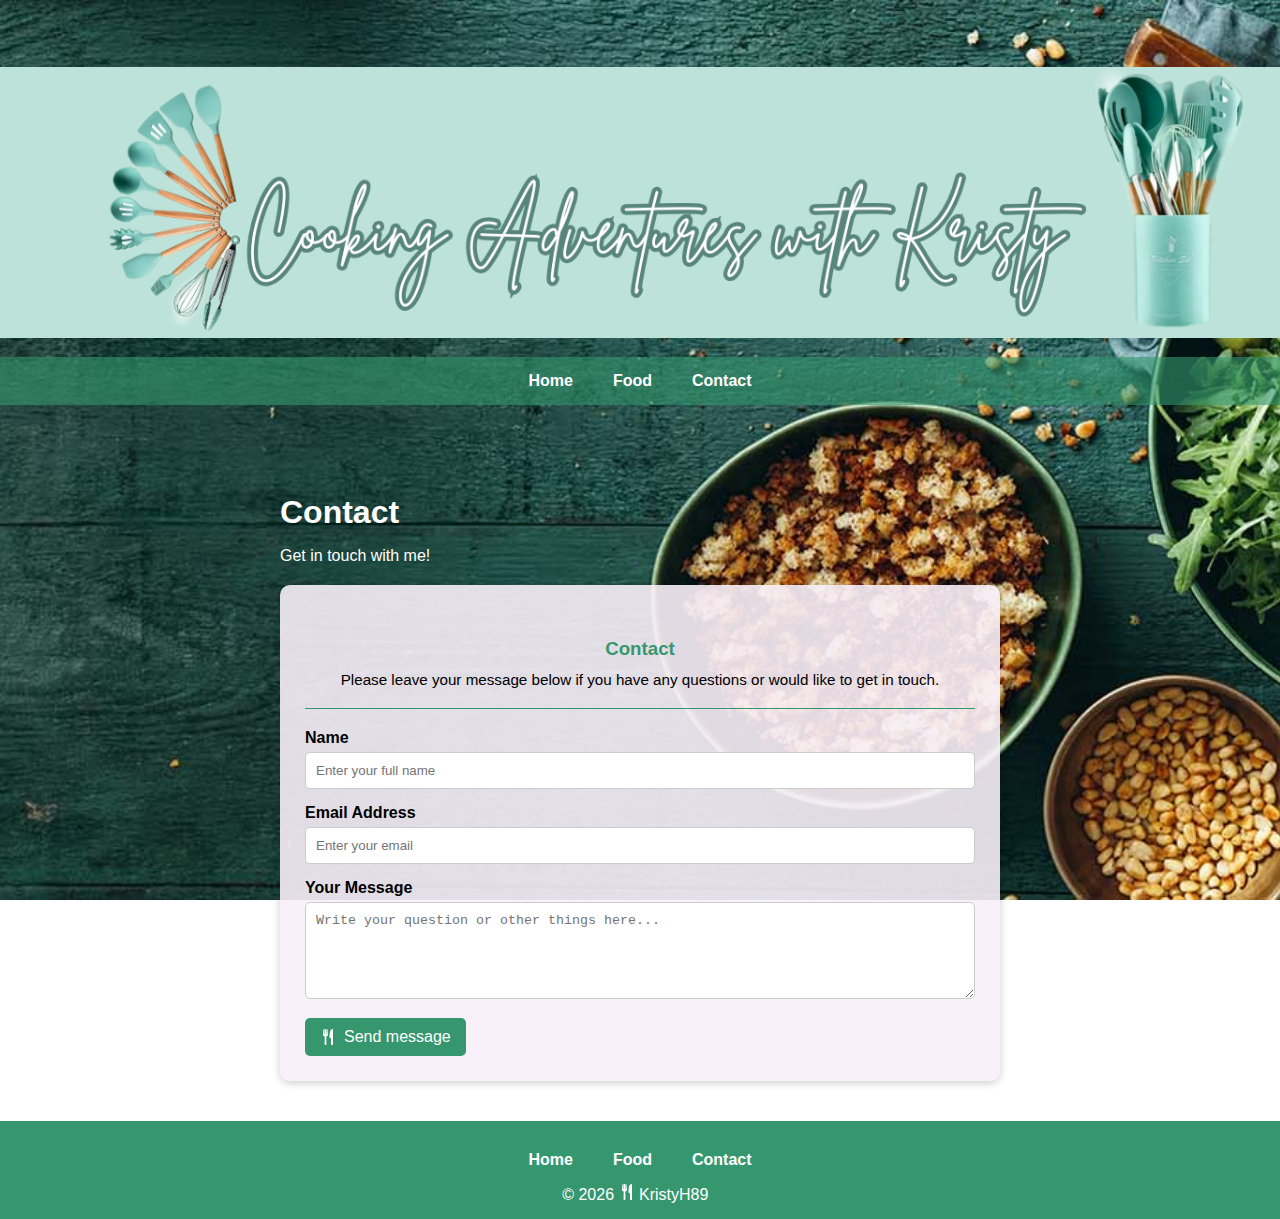
<file: contact.html>
<!DOCTYPE html>
<html lang="en">
<head>
  <meta charset="UTF-8">
  <meta name="viewport" content="width=device-width, initial-scale=1.0">
  <title>Contact - Cooking Adventures with Kristy</title>
  <link rel="stylesheet" href="styles.css">
   <link rel="icon" type="image/png" href="images/fork-knife.png">

  <style>
  
</style>

</head>
<body class="contact-page">

  <!-- Header -->
  <header>
    <nav>
      <ul class="nav-links">
         <li><a href="/My-learning-process/index.html">Home</a></li>
         <li><a href="/My-learning-process/food.html">Food</a></li>
         <li><a href="/My-learning-process/contact.html">Contact</a></li>
      </ul>
    </nav>
  </header>

  <!-- Main content -->
  <main class="content">
    <h1>Contact</h1>
    <p>Get in touch with me!</p>

    <form class="contact-form">
      <h3>Contact</h3>
      <p>Please leave your message below if you have any questions or would like to get in touch.</p>
      <hr>

      <label for="name">Name</label>
      <input type="text" id="name" name="name" placeholder="Enter your full name" required>

      <label for="email">Email Address</label>
      <input type="email" id="email" name="email" placeholder="Enter your email" required>

      <label for="message">Your Message</label>
      <textarea id="message" name="message" rows="5" placeholder="Write your question or other things here..." required></textarea>

<button type="submit" class="submit-btn">
  <!-- Fork-Knife icoon -->
  <svg xmlns="http://www.w3.org/2000/svg" width="16" height="16" fill="currentColor" class="bi bi-fork-knife" viewBox="0 0 16 16">
  <path d="M13 .5c0-.276-.226-.506-.498-.465-1.703.257-2.94 2.012-3 8.462a.5.5 0 0 0 .498.5c.56.01 1 .13 1 1.003v5.5a.5.5 0 0 0 .5.5h1a.5.5 0 0 0 .5-.5zM4.25 0a.25.25 0 0 1 .25.25v5.122a.128.128 0 0 0 .256.006l.233-5.14A.25.25 0 0 1 5.24 0h.522a.25.25 0 0 1 .25.238l.233 5.14a.128.128 0 0 0 .256-.006V.25A.25.25 0 0 1 6.75 0h.29a.5.5 0 0 1 .498.458l.423 5.07a1.69 1.69 0 0 1-1.059 1.711l-.053.022a.92.92 0 0 0-.58.884L6.47 15a.971.971 0 1 1-1.942 0l.202-6.855a.92.92 0 0 0-.58-.884l-.053-.022a1.69 1.69 0 0 1-1.059-1.712L3.462.458A.5.5 0 0 1 3.96 0z"/>
</svg>
  Send message
</button>

    </form>
  </main>

<footer>
  <nav class="footer-nav">
    <ul class="nav-links">
      <li><a href="/My-learning-process/index.html">Home</a></li>
      <li><a href="/My-learning-process/food.html">Food</a></li>
      <li><a href="/My-learning-process/contact.html">Contact</a></li>
    </ul>
  </nav>

  <p>
    &copy; 2026 <svg xmlns="http://www.w3.org/2000/svg" width="16" height="16" fill="currentColor" class="bi bi-fork-knife" viewBox="0 0 16 16">
  <path d="M13 .5c0-.276-.226-.506-.498-.465-1.703.257-2.94 2.012-3 8.462a.5.5 0 0 0 .498.5c.56.01 1 .13 1 1.003v5.5a.5.5 0 0 0 .5.5h1a.5.5 0 0 0 .5-.5zM4.25 0a.25.25 0 0 1 .25.25v5.122a.128.128 0 0 0 .256.006l.233-5.14A.25.25 0 0 1 5.24 0h.522a.25.25 0 0 1 .25.238l.233 5.14a.128.128 0 0 0 .256-.006V.25A.25.25 0 0 1 6.75 0h.29a.5.5 0 0 1 .498.458l.423 5.07a1.69 1.69 0 0 1-1.059 1.711l-.053.022a.92.92 0 0 0-.58.884L6.47 15a.971.971 0 1 1-1.942 0l.202-6.855a.92.92 0 0 0-.58-.884l-.053-.022a1.69 1.69 0 0 1-1.059-1.712L3.462.458A.5.5 0 0 1 3.96 0z"/>
</svg> KristyH89
    <button class="footer-btn">
      
    </button>
  </p>
</footer>


</body>
</html>
</file>
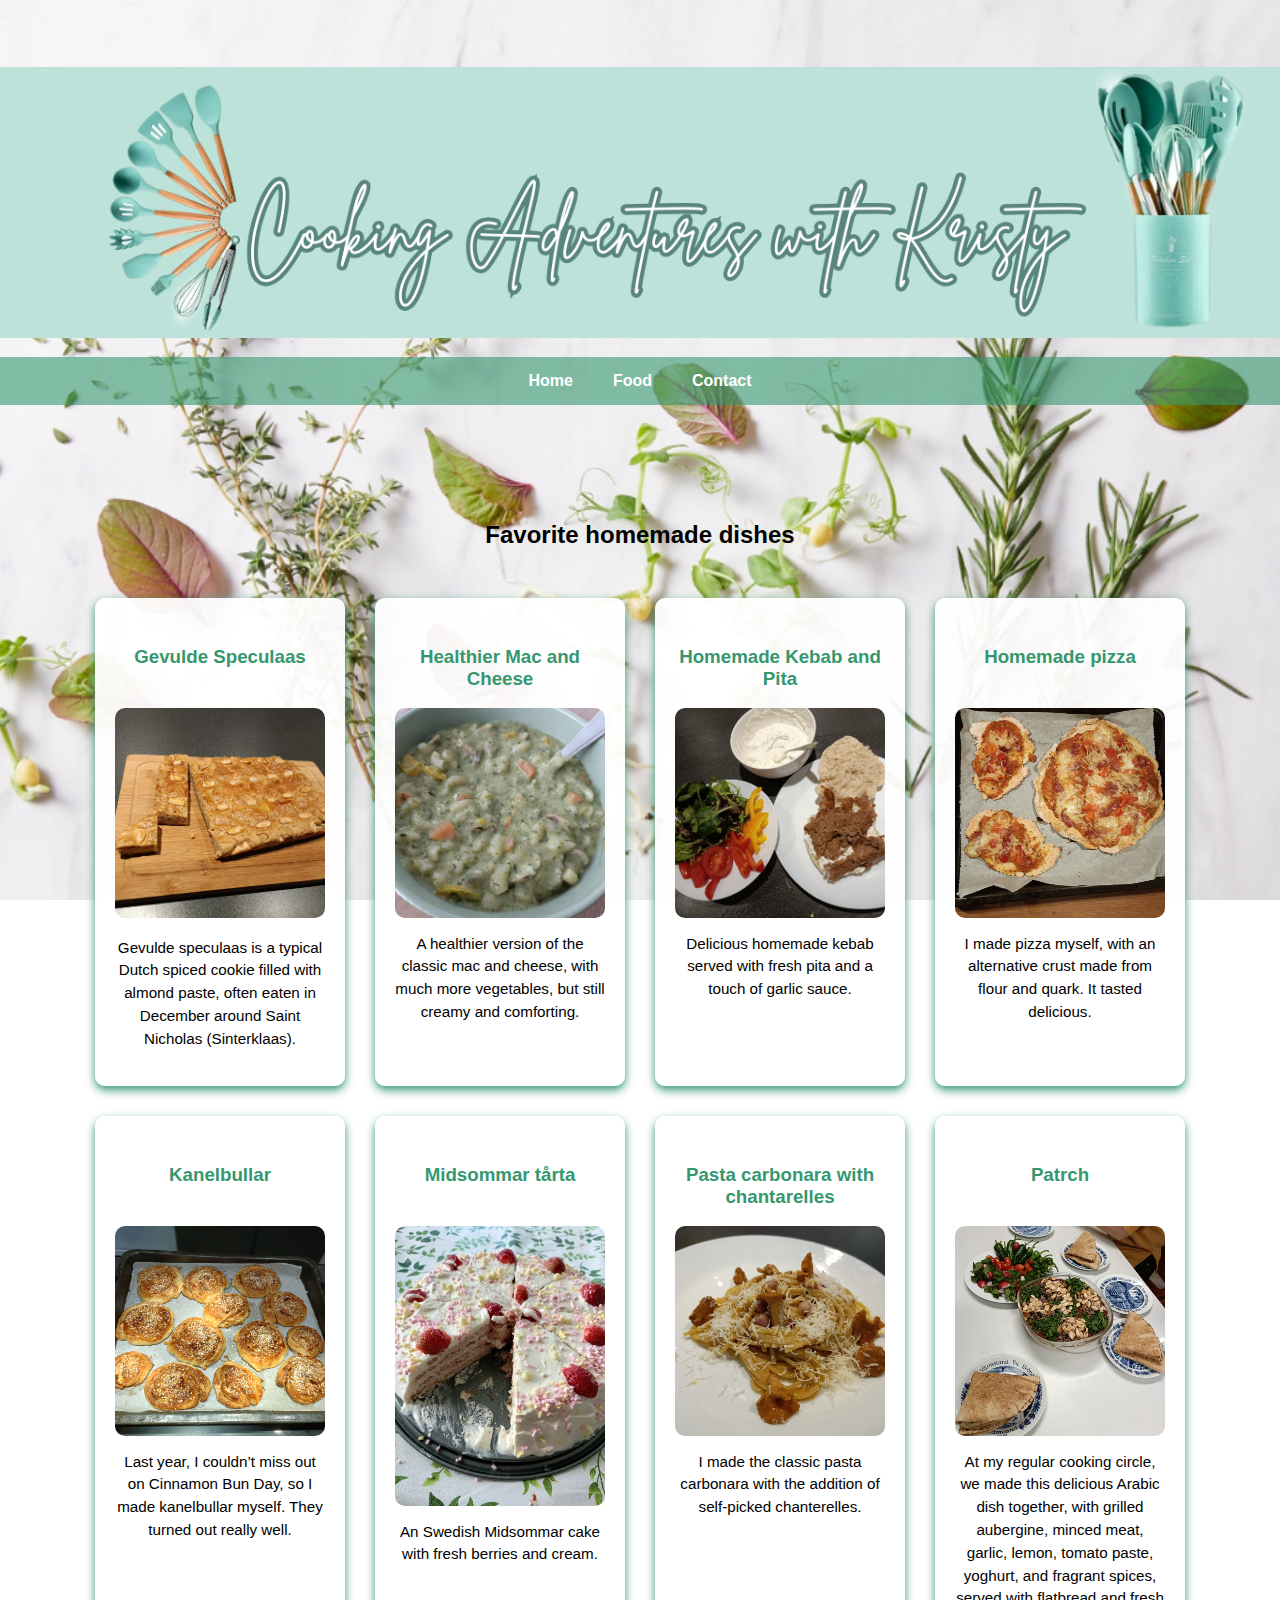
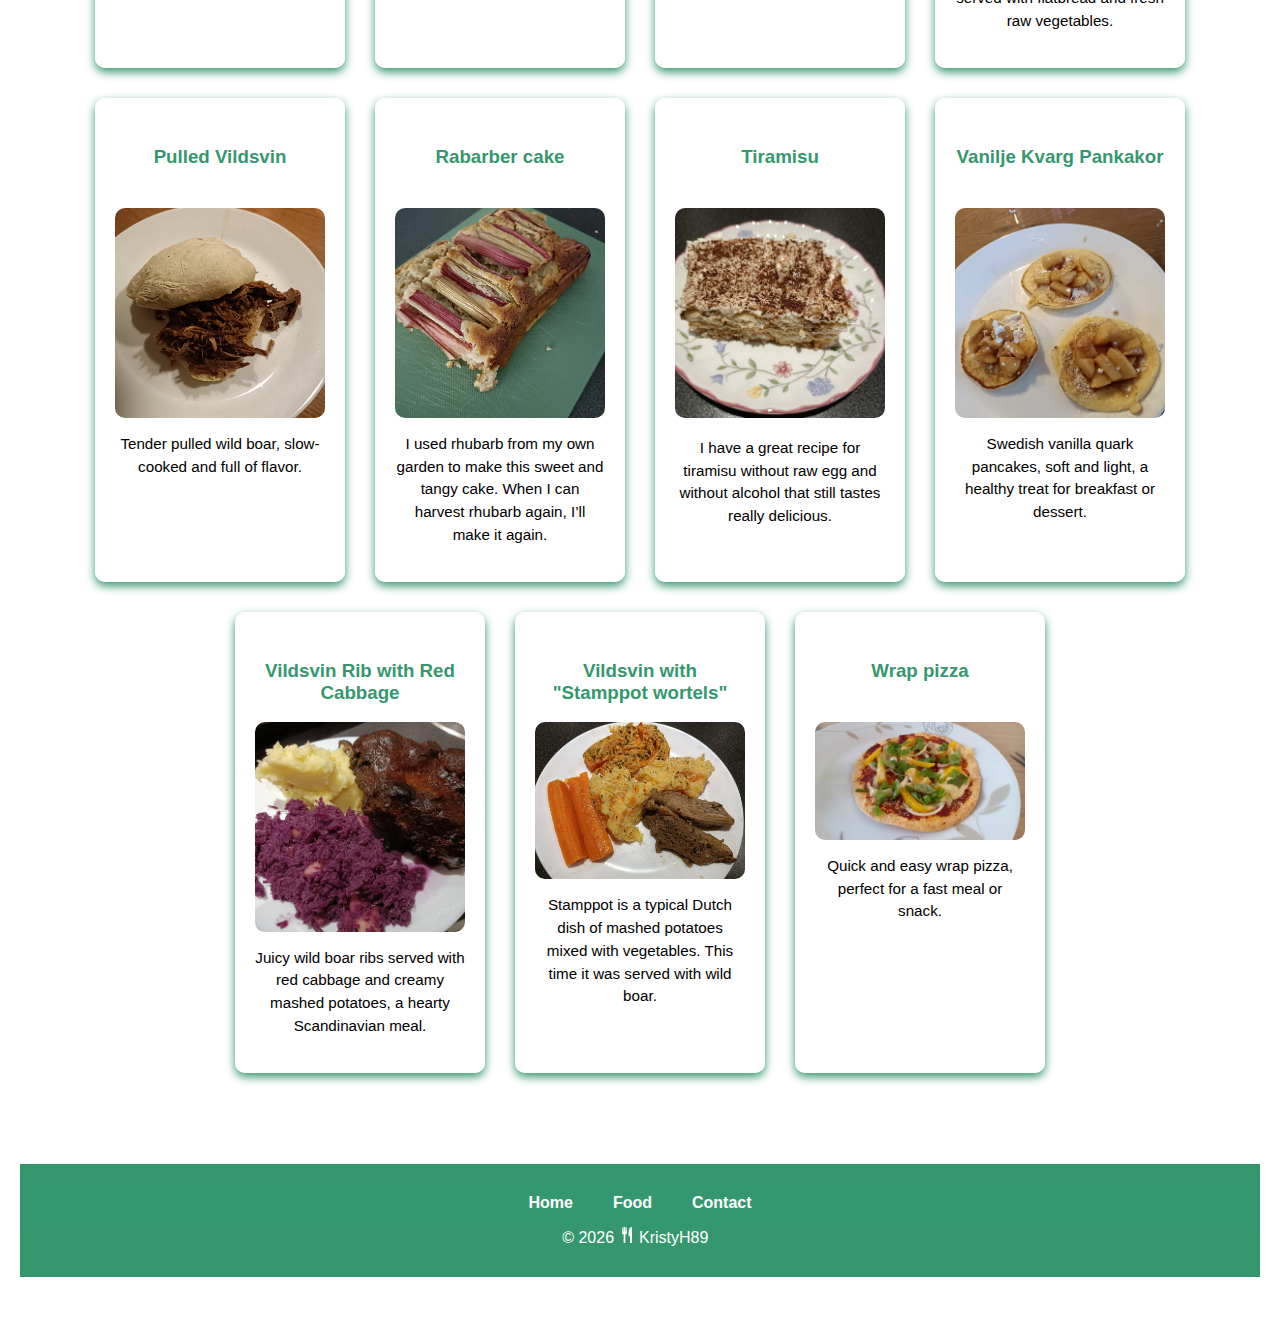
<file: food.html>
<!DOCTYPE html>
<html lang="en">
<head>
    <meta charset="UTF-8">
    <meta name="viewport" content="width=device-width, initial-scale=1.0">
    <title>Food - Cooking Adventures with Kristy</title>
    <link rel="stylesheet" href="styles.css">
     <link rel="icon" type="image/png" href="images/fork-knife.png">
</head>
<body class="food-page">
    <!-- Header met navbar -->
    <header>
        <nav>
            <ul class="nav-links">
               <li><a href="index.html">Home</a></li>
               <li><a href="food.html">Food</a></li>
               <li><a href="contact.html">Contact</a></li>
            </ul>
        </nav>
    </header>

    <!-- Main content -->
    <main>
        <section id="recipes">


<main>
  <section id="recipes">
    <h2>Favorite homemade dishes</h2><br> 
    <br>
    <div class="recipe-container">
     <div class="recipe-container">

<div class="recipe-card">
  <a href="recipe/Gevulde-speculaas.html" class="recipe-link">
    <h3>Gevulde Speculaas</h3>
    <img src="images/gevulde-speculaas.jpeg" alt="Gevulde Speculaas" class="recipe-img">
    <p>Gevulde speculaas is a typical Dutch spiced cookie filled with almond paste, often eaten in December around Saint Nicholas (Sinterklaas).</p>
  </a>
</div>

  <div class="recipe-card">
    <h3>Healthier Mac and Cheese</h3>
    <img src="images/more-healthier-mac-and-cheese.jpeg" alt="Healthier Mac and Cheese" class="recipe-img">
    <p>A healthier version of the classic mac and cheese, with much more vegetables, but still creamy and comforting.</p>
  </div>

  <div class="recipe-card">
    <h3>Homemade Kebab and Pita</h3>
    <img src="images/homemade-kebab-and-pita.jpeg" alt="Homemade Kebab and Pita" class="recipe-img">
    <p>Delicious homemade kebab served with fresh pita and a touch of garlic sauce.</p>
  </div>

  <div class="recipe-card">
    <h3>Homemade pizza</h3>
    <img src="images/homemade-pizza.jpeg" alt="Homemade pizza" class="recipe-img">
    <p>I made pizza myself, with an alternative crust made from flour and quark. It tasted delicious.</p>
  </div>

  <div class="recipe-card">
    <h3>Kanelbullar</h3>
    <img src="images/kanelbullar.jpeg" alt="Kanelbullar" class="recipe-img">
    <p>Last year, I couldn’t miss out on Cinnamon Bun Day, so I made kanelbullar myself. They turned out really well.</p>
  </div>

  <div class="recipe-card">
    <h3>Midsommar tårta</h3>
    <img src="images/midsommar-tarta-del.jpeg" alt="Midsommar tårta" class="recipe-img">
    <p>An Swedish Midsommar cake with fresh berries and cream.</p>
  </div>

  <div class="recipe-card">
    <h3>Pasta carbonara with chantarelles</h3>
    <img src="images/pasta-carbonara-kantarel.jpeg" alt="Pasta carbonara with kantareller" class="recipe-img">
    <p>I made the classic pasta carbonara with the addition of self-picked chanterelles.</p>
  </div>

  <div class="recipe-card">
    <h3>Patrch</h3>
    <img src="images/patrch.jpeg" alt="Patrch" class="recipe-img">
    <p>At my regular cooking circle, we made this delicious Arabic dish together, with grilled aubergine, minced meat, garlic, lemon, tomato paste, yoghurt, and fragrant spices, served with flatbread and fresh raw vegetables.</p>
  </div>

  <div class="recipe-card">
    <h3>Pulled Vildsvin</h3>
    <img src="images/pulled-vildsvin.jpeg" alt="Pulled Vildsvin" class="recipe-img">
    <p>Tender pulled wild boar, slow-cooked and full of flavor.</p>
  </div>

  <div class="recipe-card">
    <h3>Rabarber cake</h3>
    <img src="images/rabarbercake.jpeg" alt="Rabarber cake" class="recipe-img">
    <p>I used rhubarb from my own garden to make this sweet and tangy cake. When I can harvest rhubarb again, I’ll make it again.</p>
  </div>

  <div class="recipe-card">
    <a href="recipe/tiramisu.html" class="recipe-link">
    <h3>Tiramisu</h3>
    <img src="images/tiramisu.jpeg" alt="Tiramisu" class="recipe-img">
    <p>I have a great recipe for tiramisu without raw egg and without alcohol that still tastes really delicious.</p>
  </div></a>

  <div class="recipe-card">
    <h3>Vanilje Kvarg Pankakor</h3>
    <img src="images/vanilje-kvarg-pankakor.jpeg" alt="Vanilje Kvarg Pankakor" class="recipe-img">
    <p>Swedish vanilla quark pancakes, soft and light, a healthy treat for breakfast or dessert.</p>
  </div>

  <div class="recipe-card">
    <h3>Vildsvin Rib with Red Cabbage</h3>
    <img src="images/vildsvin-rib-med-rod-kal-och-potatismos.jpeg" alt="Vildsvin Rib" class="recipe-img">
    <p>Juicy wild boar ribs served with red cabbage and creamy mashed potatoes, a hearty Scandinavian meal.</p>
  </div>

  <div class="recipe-card">
    <h3>Vildsvin with "Stamppot wortels"</h3>
    <img src="images/vildsvin-stamppot-wortels.jpeg" alt="Vildsvin with stamppot wortels" class="recipe-img">
    <p>Stamppot is a typical Dutch dish of mashed potatoes mixed with vegetables. This time it was served with wild boar.</p>
  </div>

  <div class="recipe-card">
    <h3>Wrap pizza</h3>
    <img src="images/wrappizza.jpeg" alt="Wrap pizza" class="recipe-img">
    <p>Quick and easy wrap pizza, perfect for a fast meal or snack.</p>
  </div>

  </main>
<p></p>

<br> 
<br> 

 <footer>
  <nav class="footer-nav">
    <ul class="nav-links">
          <li><a href="index.html">Home</a></li>
          <li><a href="food.html">Food</a></li>
          <li><a href="contact.html">Contact</a></li>
    </ul>
  </nav>

  <p>
    &copy; 2026 <svg xmlns="http://www.w3.org/2000/svg" width="16" height="16" fill="currentColor" class="bi bi-fork-knife" viewBox="0 0 16 16">
  <path d="M13 .5c0-.276-.226-.506-.498-.465-1.703.257-2.94 2.012-3 8.462a.5.5 0 0 0 .498.5c.56.01 1 .13 1 1.003v5.5a.5.5 0 0 0 .5.5h1a.5.5 0 0 0 .5-.5zM4.25 0a.25.25 0 0 1 .25.25v5.122a.128.128 0 0 0 .256.006l.233-5.14A.25.25 0 0 1 5.24 0h.522a.25.25 0 0 1 .25.238l.233 5.14a.128.128 0 0 0 .256-.006V.25A.25.25 0 0 1 6.75 0h.29a.5.5 0 0 1 .498.458l.423 5.07a1.69 1.69 0 0 1-1.059 1.711l-.053.022a.92.92 0 0 0-.58.884L6.47 15a.971.971 0 1 1-1.942 0l.202-6.855a.92.92 0 0 0-.58-.884l-.053-.022a1.69 1.69 0 0 1-1.059-1.712L3.462.458A.5.5 0 0 1 3.96 0z"/>
</svg> KristyH89
    <button class="footer-btn">
      
    </button>
  </p>
</footer>


</body>
</html>
</file>
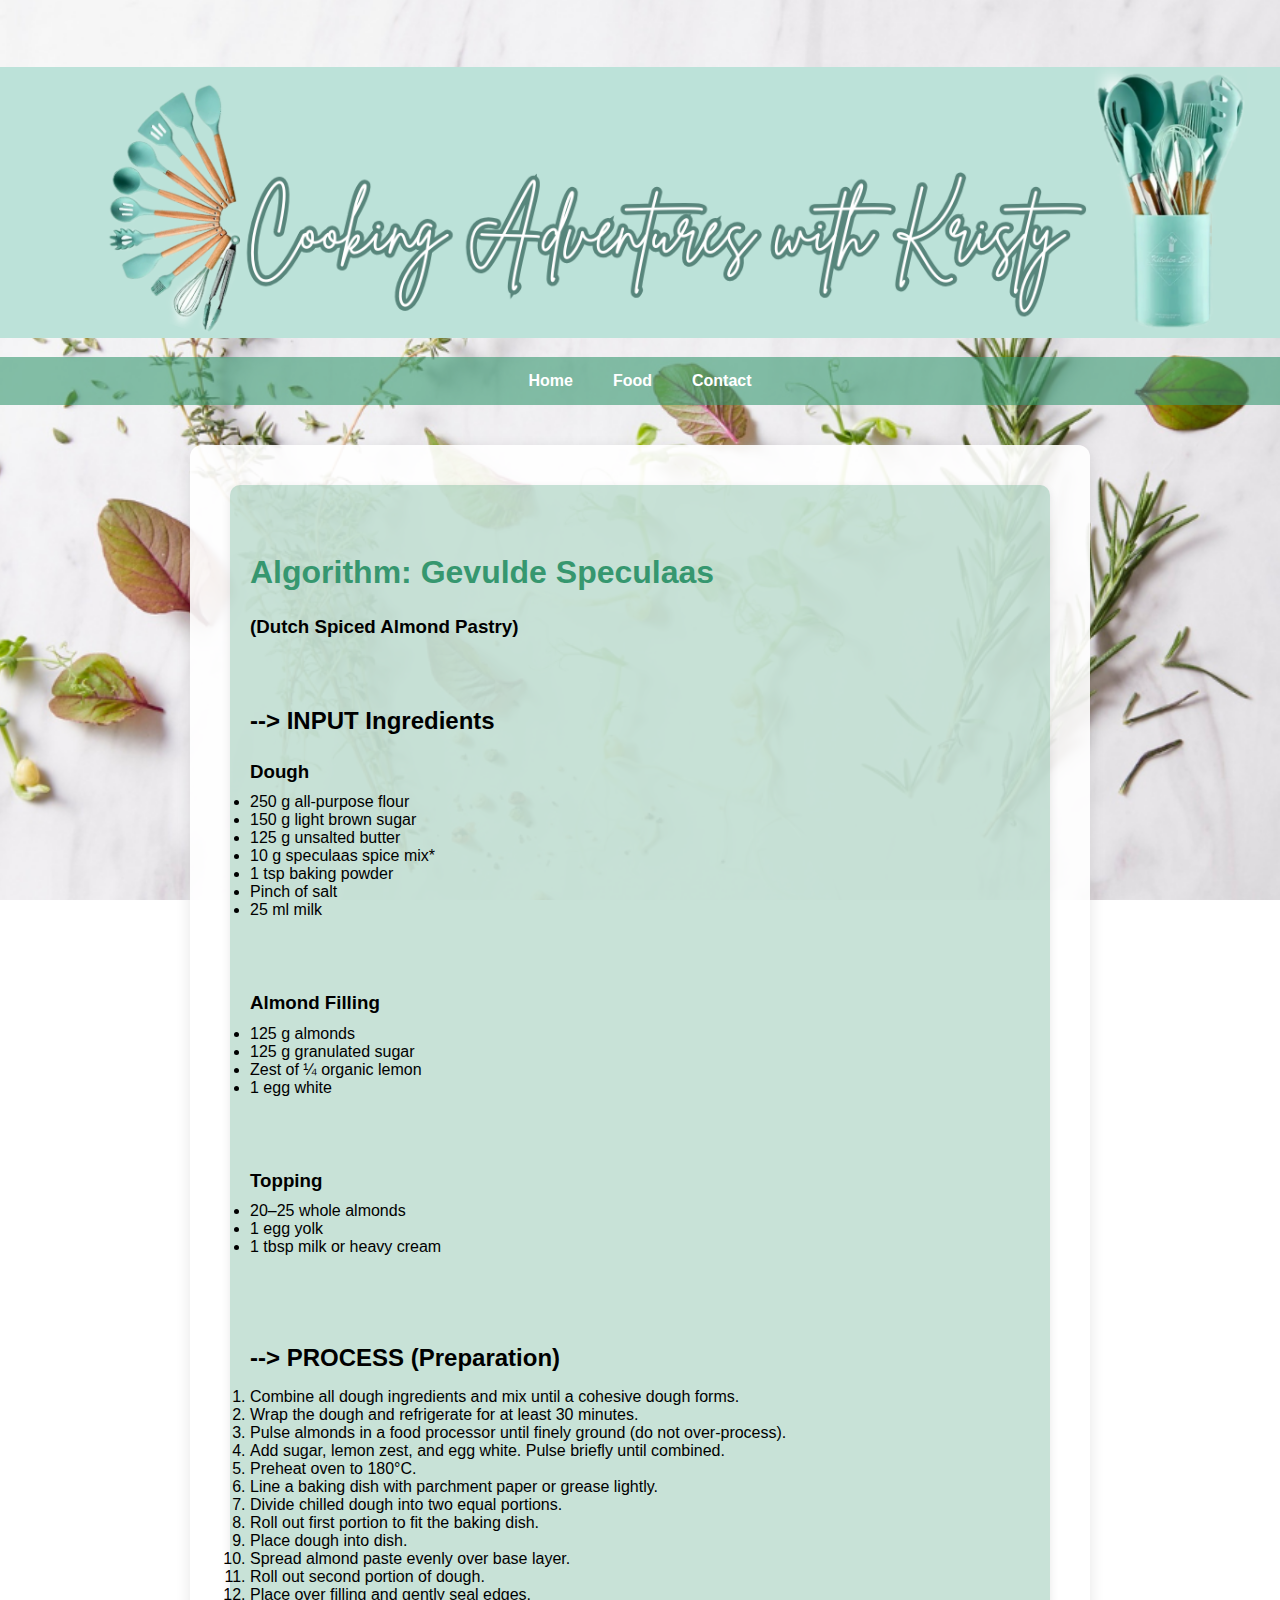
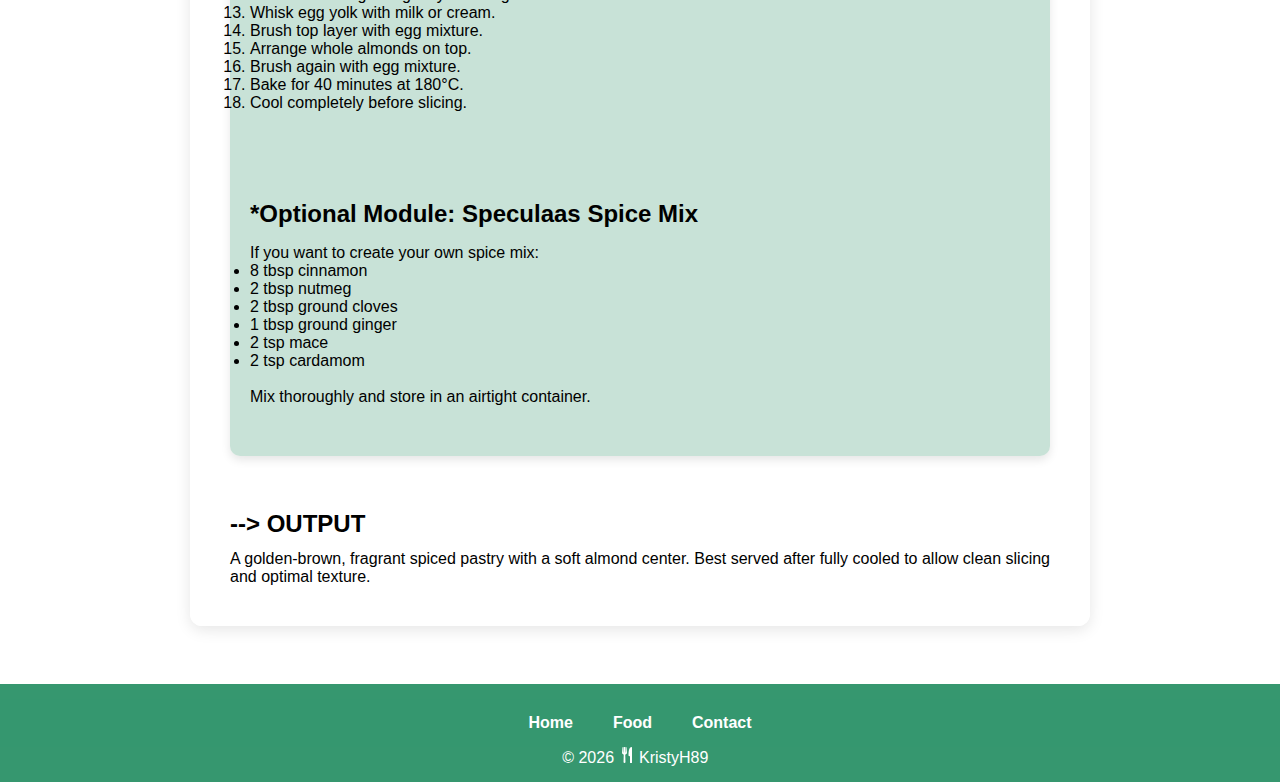
<file: Gevulde-speculaas.html>
<!DOCTYPE html>
<html lang="en">
<head>
    <meta charset="UTF-8">
    <meta name="viewport" content="width=device-width, initial-scale=1.0">
    <title>Cooking Adventures with Kristy</title>
    <link rel="stylesheet" href="styles.css">
    <link rel="icon" type="image/png" href="images/fork-knife.png">
</head>

<body class="home-page"></body>
   <header>
        <nav>
            <ul class="nav-links">
                <li><a href="index.html">Home</a></li>
                <li><a href="food.html">Food</a></li>
                <li><a href="contact.html">Contact</a></li>
            </ul>
        </nav>
    </header>

<main>
   <section class="recipe">
  <h1>Algorithm: Gevulde Speculaas </h1>
   <h3>(Dutch Spiced Almond Pastry)</h3> <br>


  <h2>--> INPUT Ingredients</h2>

  <h3>Dough</h3>
  <ul>
    <li>250 g all-purpose flour</li>
    <li>150 g light brown sugar</li>
    <li>125 g unsalted butter</li>
    <li>10 g speculaas spice mix*</li>
    <li>1 tsp baking powder</li>
    <li>Pinch of salt</li>
    <li>25 ml milk</li>
  </ul>
<br>
  <h3>Almond Filling</h3>
  
  <ul>
    <li>125 g almonds</li>
    <li>125 g granulated sugar</li>
    <li>Zest of ¼ organic lemon</li>
    <li>1 egg white</li>
  </ul>
<br>
  <h3>Topping</h3>
  <ul>
    <li>20–25 whole almonds</li>
    <li>1 egg yolk</li>
    <li>1 tbsp milk or heavy cream</li>
  </ul>
<br>
  <h2>--> PROCESS (Preparation)</h2>
  <ol>
    <li>Combine all dough ingredients and mix until a cohesive dough forms.</li>
    <li>Wrap the dough and refrigerate for at least 30 minutes.</li>
    <li>Pulse almonds in a food processor until finely ground (do not over-process).</li>
    <li>Add sugar, lemon zest, and egg white. Pulse briefly until combined.</li>
    <li>Preheat oven to 180°C.</li>
    <li>Line a baking dish with parchment paper or grease lightly.</li>
    <li>Divide chilled dough into two equal portions.</li>
    <li>Roll out first portion to fit the baking dish.</li>
    <li>Place dough into dish.</li>
    <li>Spread almond paste evenly over base layer.</li>
    <li>Roll out second portion of dough.</li>
    <li>Place over filling and gently seal edges.</li>
    <li>Whisk egg yolk with milk or cream.</li>
    <li>Brush top layer with egg mixture.</li>
    <li>Arrange whole almonds on top.</li>
    <li>Brush again with egg mixture.</li>
    <li>Bake for 40 minutes at 180°C.</li>
    <li>Cool completely before slicing.</li>
  </ol>
<br> 
  <h2>*Optional Module: Speculaas Spice Mix</h2>
  <ul>
    If you want to create your own spice mix:
    <br>
    <li>8 tbsp cinnamon</li>
    <li>2 tbsp nutmeg</li>
    <li>2 tbsp ground cloves</li>
    <li>1 tbsp ground ginger</li>
    <li>2 tsp mace</li>
    <li>2 tsp cardamom</li>
    <br>
    Mix thoroughly and store in an airtight container.
  </ul>
</section>
<br>
 <h2>--> OUTPUT</h2>

A golden-brown, fragrant spiced pastry with a soft almond center.
Best served after fully cooled to allow clean slicing and optimal texture.

  </main>
<br> 
    <footer>
  <nav class="footer-nav">
    <ul class="nav-links">
      <li><a href="index.html">Home</a></li>
      <li><a href="food.html">Food</a></li>
      <li><a href="contact.html">Contact</a></li>
    </ul>
  </nav>



  <p>
    &copy; 2026 <svg xmlns="http://www.w3.org/2000/svg" width="16" height="16" fill="currentColor" class="bi bi-fork-knife" viewBox="0 0 16 16">
  <path d="M13 .5c0-.276-.226-.506-.498-.465-1.703.257-2.94 2.012-3 8.462a.5.5 0 0 0 .498.5c.56.01 1 .13 1 1.003v5.5a.5.5 0 0 0 .5.5h1a.5.5 0 0 0 .5-.5zM4.25 0a.25.25 0 0 1 .25.25v5.122a.128.128 0 0 0 .256.006l.233-5.14A.25.25 0 0 1 5.24 0h.522a.25.25 0 0 1 .25.238l.233 5.14a.128.128 0 0 0 .256-.006V.25A.25.25 0 0 1 6.75 0h.29a.5.5 0 0 1 .498.458l.423 5.07a1.69 1.69 0 0 1-1.059 1.711l-.053.022a.92.92 0 0 0-.58.884L6.47 15a.971.971 0 1 1-1.942 0l.202-6.855a.92.92 0 0 0-.58-.884l-.053-.022a1.69 1.69 0 0 1-1.059-1.712L3.462.458A.5.5 0 0 1 3.96 0z"/>
</svg> KristyH89
    <button class="footer-btn">
      
    </button>
  </p>
</footer>

 

</body>
</html>
</file>
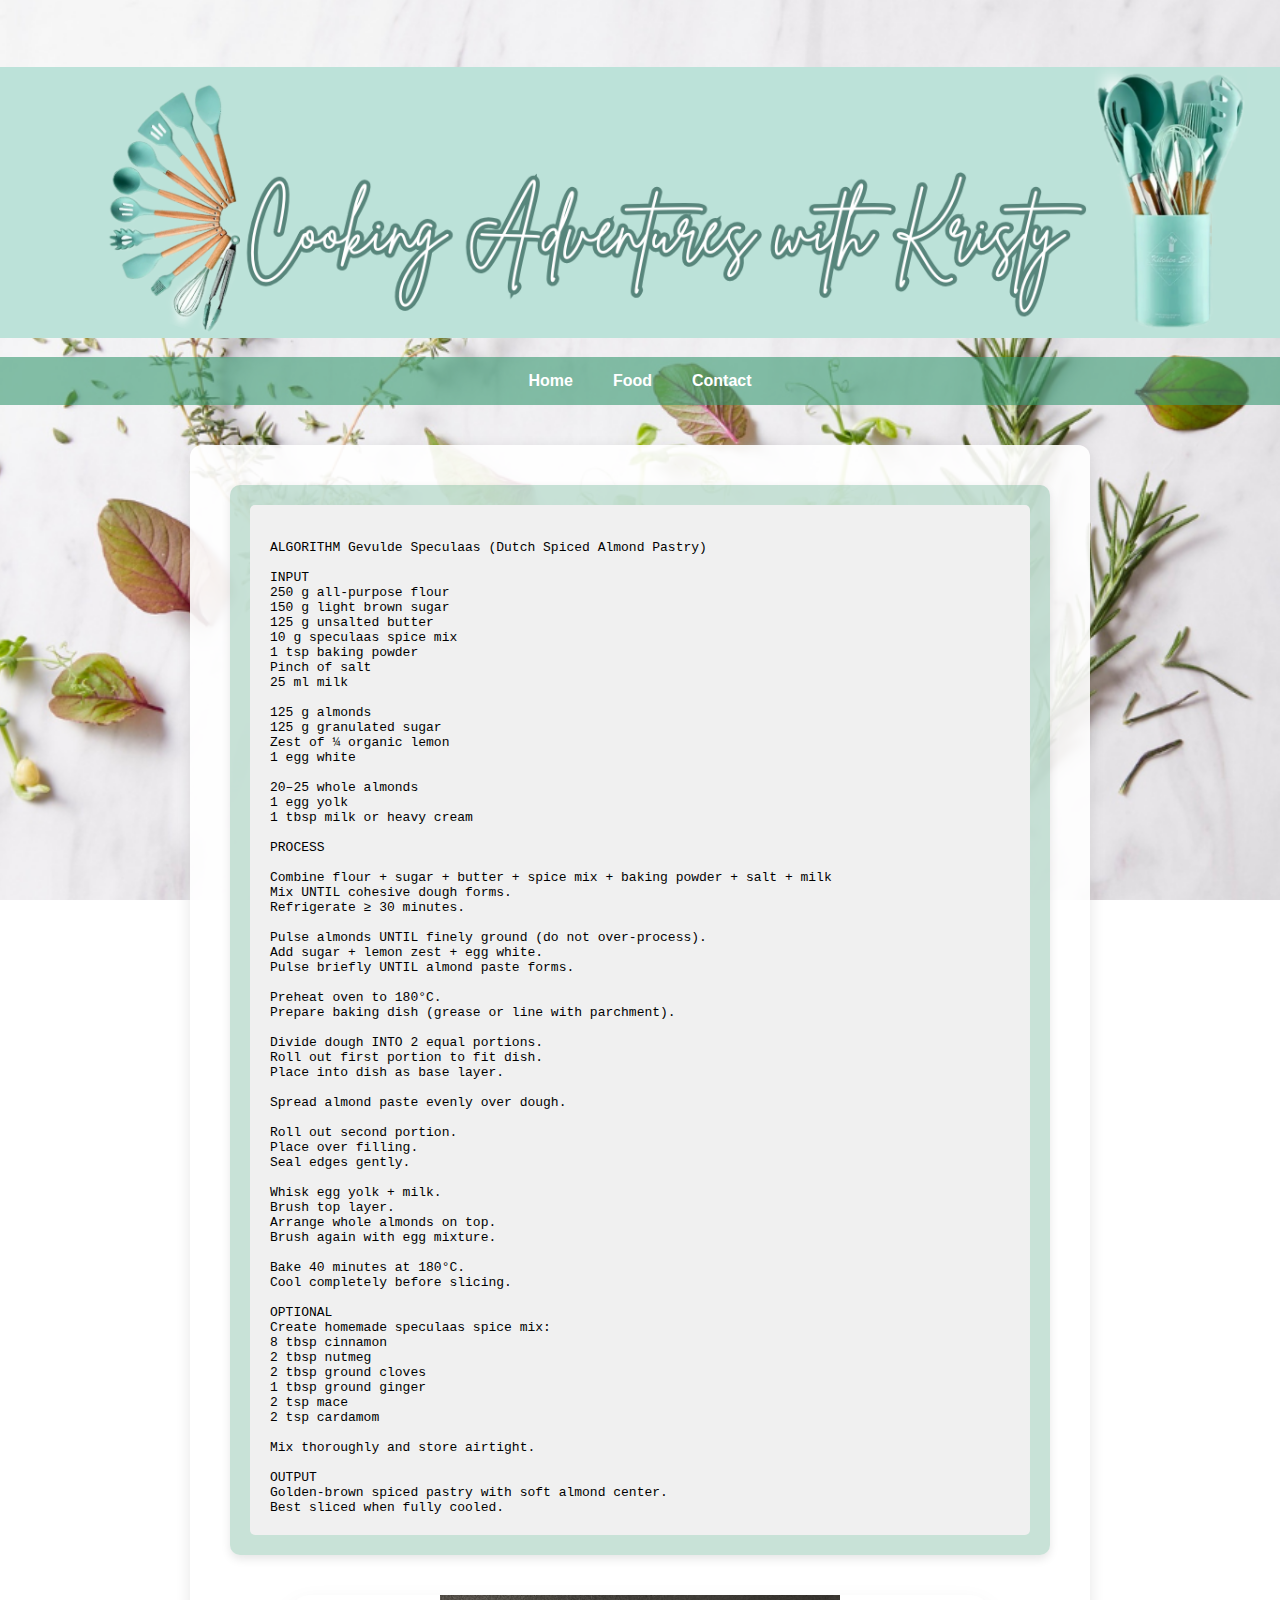
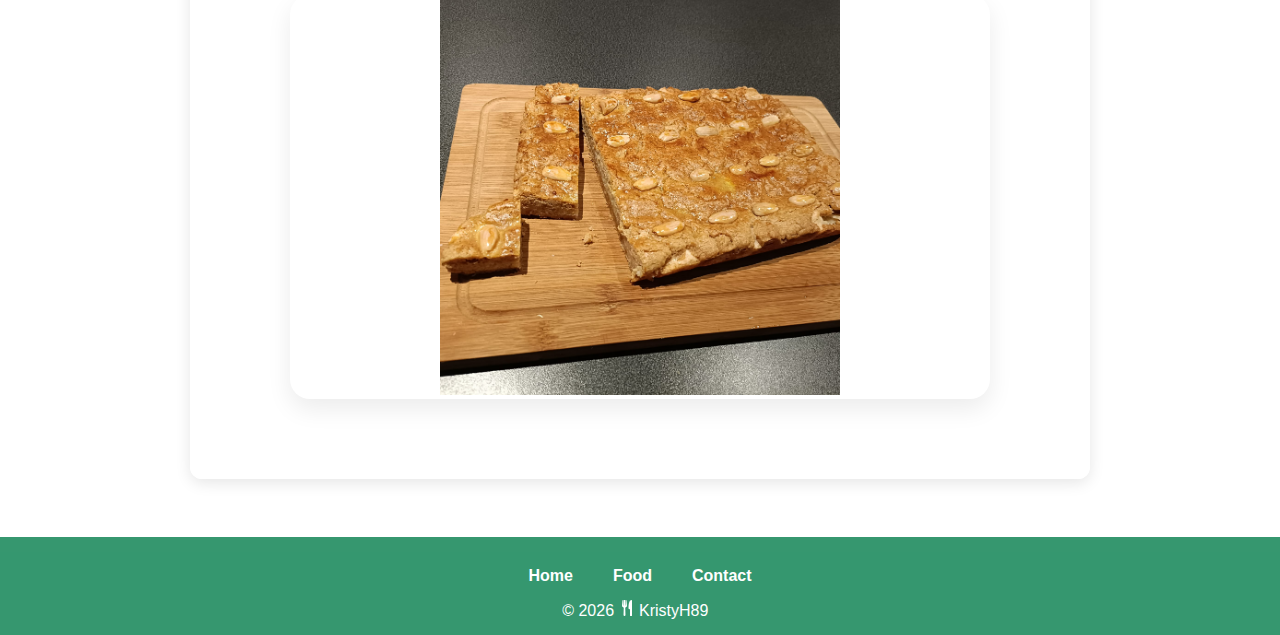
<file: recipe/Gevulde-speculaas.html>
<!DOCTYPE html>
<html lang="en">
<head>
    <meta charset="UTF-8">
    <meta name="viewport" content="width=device-width, initial-scale=1.0">
    <title>Cooking Adventures with Kristy</title>
    <link rel="stylesheet" href="../styles.css">
    <link rel="icon" type="image/png" href="images/fork-knife.png">
</head>

<body class="home-page"></body>
   <header>
        <nav>
            <ul class="nav-links">
                <li><a href="../index.html">Home</a></li>
                <li><a href="../food.html">Food</a></li>
                <li><a href="../contact.html">Contact</a></li>
            </ul>
        </nav>
    </header>

<main>
<div class="recipe">
<pre><code>
ALGORITHM Gevulde Speculaas (Dutch Spiced Almond Pastry)

INPUT
250 g all-purpose flour
150 g light brown sugar
125 g unsalted butter
10 g speculaas spice mix
1 tsp baking powder
Pinch of salt
25 ml milk

125 g almonds
125 g granulated sugar
Zest of ¼ organic lemon
1 egg white

20–25 whole almonds
1 egg yolk
1 tbsp milk or heavy cream

PROCESS

Combine flour + sugar + butter + spice mix + baking powder + salt + milk
Mix UNTIL cohesive dough forms.
Refrigerate ≥ 30 minutes.

Pulse almonds UNTIL finely ground (do not over-process).
Add sugar + lemon zest + egg white.
Pulse briefly UNTIL almond paste forms.

Preheat oven to 180°C.
Prepare baking dish (grease or line with parchment).

Divide dough INTO 2 equal portions.
Roll out first portion to fit dish.
Place into dish as base layer.

Spread almond paste evenly over dough.

Roll out second portion.
Place over filling.
Seal edges gently.

Whisk egg yolk + milk.
Brush top layer.
Arrange whole almonds on top.
Brush again with egg mixture.

Bake 40 minutes at 180°C.
Cool completely before slicing.

OPTIONAL
Create homemade speculaas spice mix:
8 tbsp cinnamon
2 tbsp nutmeg
2 tbsp ground cloves
1 tbsp ground ginger
2 tsp mace
2 tsp cardamom

Mix thoroughly and store airtight.

OUTPUT
Golden-brown spiced pastry with soft almond center.
Best sliced when fully cooled.
</code></pre>
</div>
<div class="recipe-end-image">
  <img src="../images/gevulde-speculaas.jpeg" alt="No bake Midsommar tårta">
</div>

  </main>
<br> 
    <footer>
  <nav class="footer-nav">
    <ul class="nav-links">
        <li><a href="../index.html">Home</a></li>
        <li><a href="../food.html">Food</a></li>
        <li><a href="../contact.html">Contact</a></li>
    </ul>
  </nav>



  <p>
    &copy; 2026 <svg xmlns="http://www.w3.org/2000/svg" width="16" height="16" fill="currentColor" class="bi bi-fork-knife" viewBox="0 0 16 16">
  <path d="M13 .5c0-.276-.226-.506-.498-.465-1.703.257-2.94 2.012-3 8.462a.5.5 0 0 0 .498.5c.56.01 1 .13 1 1.003v5.5a.5.5 0 0 0 .5.5h1a.5.5 0 0 0 .5-.5zM4.25 0a.25.25 0 0 1 .25.25v5.122a.128.128 0 0 0 .256.006l.233-5.14A.25.25 0 0 1 5.24 0h.522a.25.25 0 0 1 .25.238l.233 5.14a.128.128 0 0 0 .256-.006V.25A.25.25 0 0 1 6.75 0h.29a.5.5 0 0 1 .498.458l.423 5.07a1.69 1.69 0 0 1-1.059 1.711l-.053.022a.92.92 0 0 0-.58.884L6.47 15a.971.971 0 1 1-1.942 0l.202-6.855a.92.92 0 0 0-.58-.884l-.053-.022a1.69 1.69 0 0 1-1.059-1.712L3.462.458A.5.5 0 0 1 3.96 0z"/>
</svg> KristyH89
    <button class="footer-btn">
      
    </button>
  </p>
</footer>

 

</body>
</html>
</file>
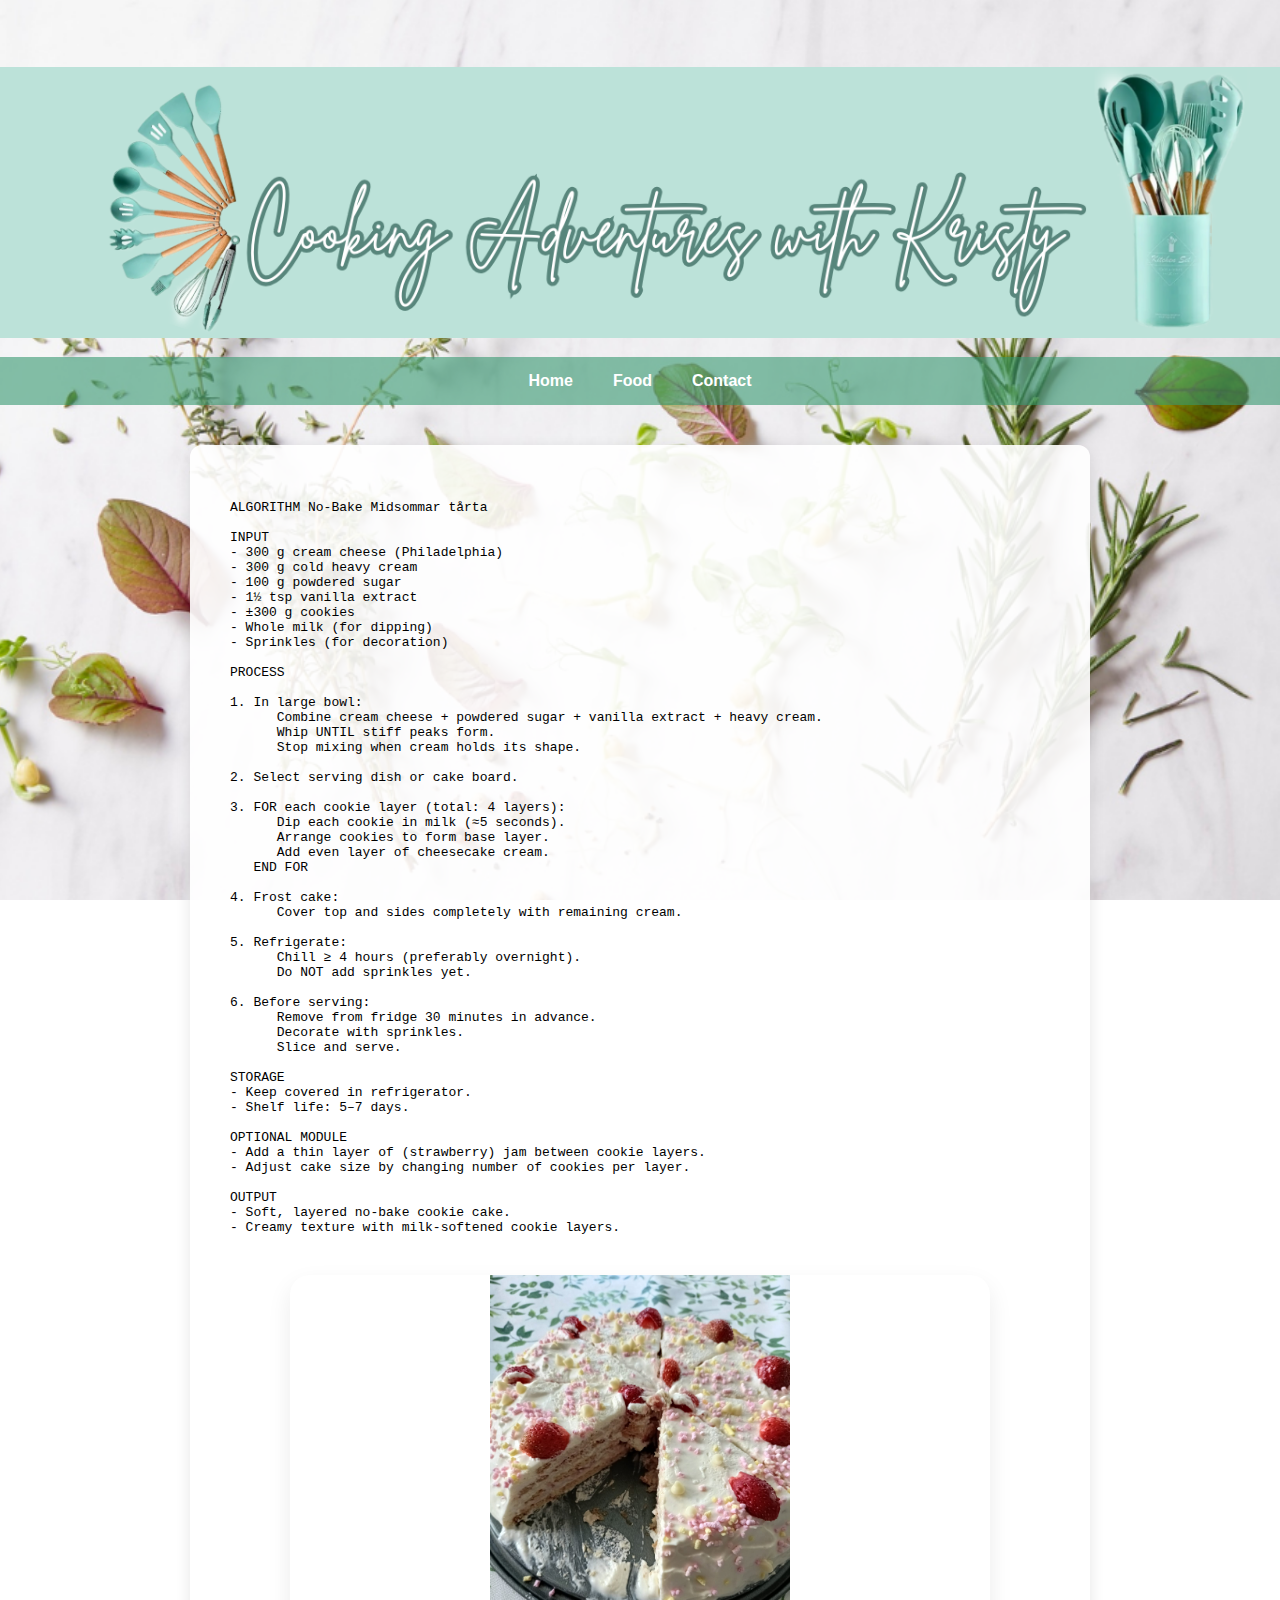
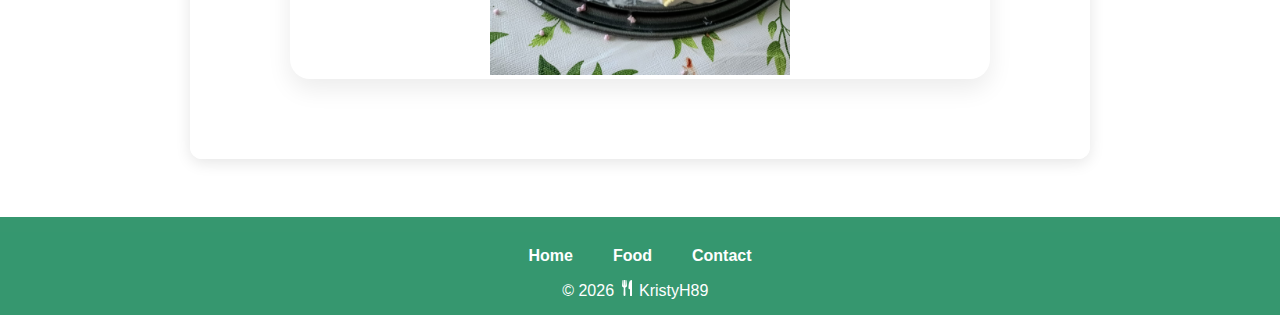
<file: recipe/nobake-midsommar-tarta.html>
<!DOCTYPE html>
<html lang="en">
<head>
    <meta charset="UTF-8">
    <meta name="viewport" content="width=device-width, initial-scale=1.0">
    <title>Cooking Adventures with Kristy</title>
    <link rel="stylesheet" href="../styles.css">
    <link rel="icon" type="image/png" href="images/fork-knife.png">
</head>

<body class="home-page"></body>
   <header>
        <nav>
            <ul class="nav-links">
                <li><a href="../index.html">Home</a></li>
                <li><a href="../food.html">Food</a></li>
                <li><a href="../contact.html">Contact</a></li>
            </ul>
        </nav>
    </header>

<main>

<pre><code>
ALGORITHM No-Bake Midsommar tårta

INPUT
- 300 g cream cheese (Philadelphia)
- 300 g cold heavy cream
- 100 g powdered sugar
- 1½ tsp vanilla extract
- ±300 g cookies
- Whole milk (for dipping)
- Sprinkles (for decoration)

PROCESS

1. In large bowl:
      Combine cream cheese + powdered sugar + vanilla extract + heavy cream.
      Whip UNTIL stiff peaks form.
      Stop mixing when cream holds its shape.

2. Select serving dish or cake board.

3. FOR each cookie layer (total: 4 layers):
      Dip each cookie in milk (≈5 seconds).
      Arrange cookies to form base layer.
      Add even layer of cheesecake cream.
   END FOR

4. Frost cake:
      Cover top and sides completely with remaining cream.

5. Refrigerate:
      Chill ≥ 4 hours (preferably overnight).
      Do NOT add sprinkles yet.

6. Before serving:
      Remove from fridge 30 minutes in advance.
      Decorate with sprinkles.
      Slice and serve.

STORAGE
- Keep covered in refrigerator.
- Shelf life: 5–7 days.

OPTIONAL MODULE
- Add a thin layer of (strawberry) jam between cookie layers.
- Adjust cake size by changing number of cookies per layer.

OUTPUT
- Soft, layered no-bake cookie cake.
- Creamy texture with milk-softened cookie layers.
</code></pre>


<div class="recipe-end-image">
  <img src="../images/midsommar-tarta-del.jpeg" alt="No bake Midsommar tårta">
</div>

    
      </main>
<br> 
    <footer>
  <nav class="footer-nav">
    <ul class="nav-links">
        <li><a href="../index.html">Home</a></li>
        <li><a href="../food.html">Food</a></li>
        <li><a href="../contact.html">Contact</a></li>
    </ul>
  </nav>



  <p>
    &copy; 2026 <svg xmlns="http://www.w3.org/2000/svg" width="16" height="16" fill="currentColor" class="bi bi-fork-knife" viewBox="0 0 16 16">
  <path d="M13 .5c0-.276-.226-.506-.498-.465-1.703.257-2.94 2.012-3 8.462a.5.5 0 0 0 .498.5c.56.01 1 .13 1 1.003v5.5a.5.5 0 0 0 .5.5h1a.5.5 0 0 0 .5-.5zM4.25 0a.25.25 0 0 1 .25.25v5.122a.128.128 0 0 0 .256.006l.233-5.14A.25.25 0 0 1 5.24 0h.522a.25.25 0 0 1 .25.238l.233 5.14a.128.128 0 0 0 .256-.006V.25A.25.25 0 0 1 6.75 0h.29a.5.5 0 0 1 .498.458l.423 5.07a1.69 1.69 0 0 1-1.059 1.711l-.053.022a.92.92 0 0 0-.58.884L6.47 15a.971.971 0 1 1-1.942 0l.202-6.855a.92.92 0 0 0-.58-.884l-.053-.022a1.69 1.69 0 0 1-1.059-1.712L3.462.458A.5.5 0 0 1 3.96 0z"/>
</svg> KristyH89
    <button class="footer-btn">
      
    </button>
  </p>
</footer>

 

</body>
</html>
</file>
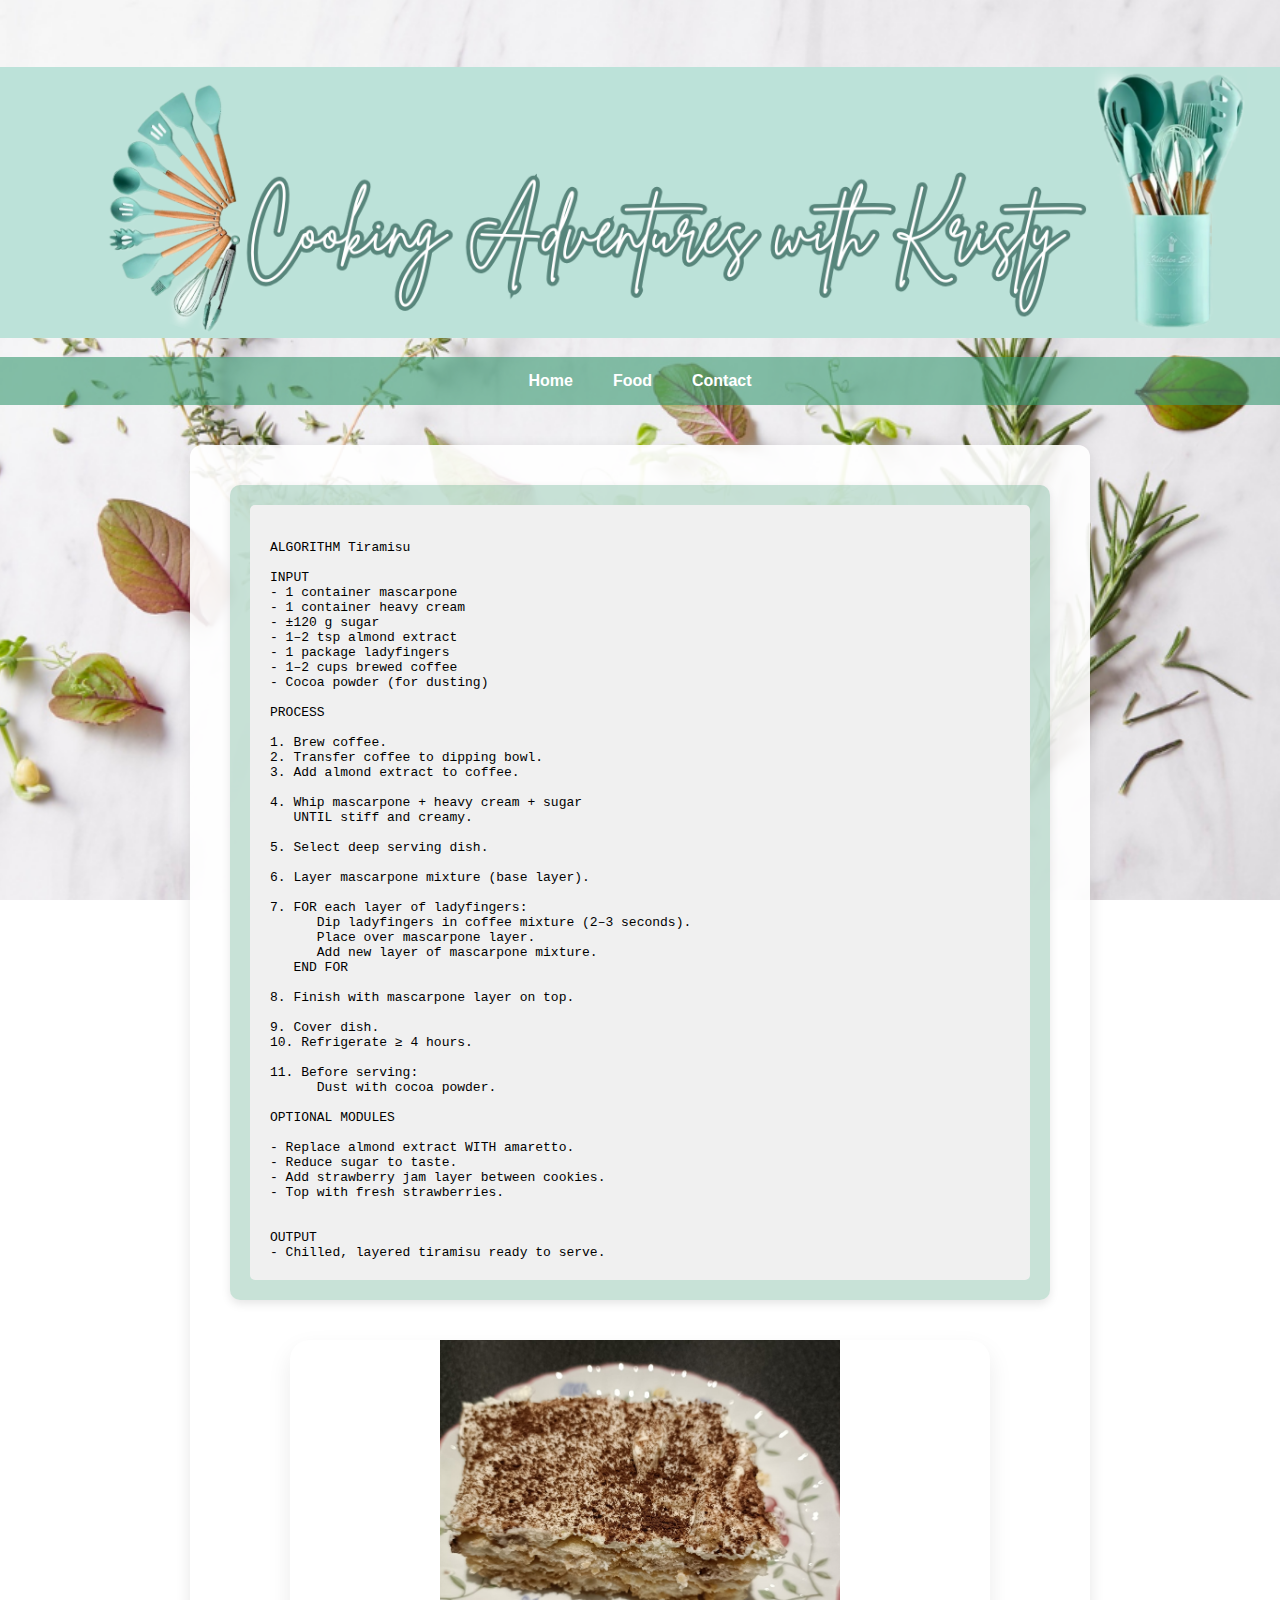
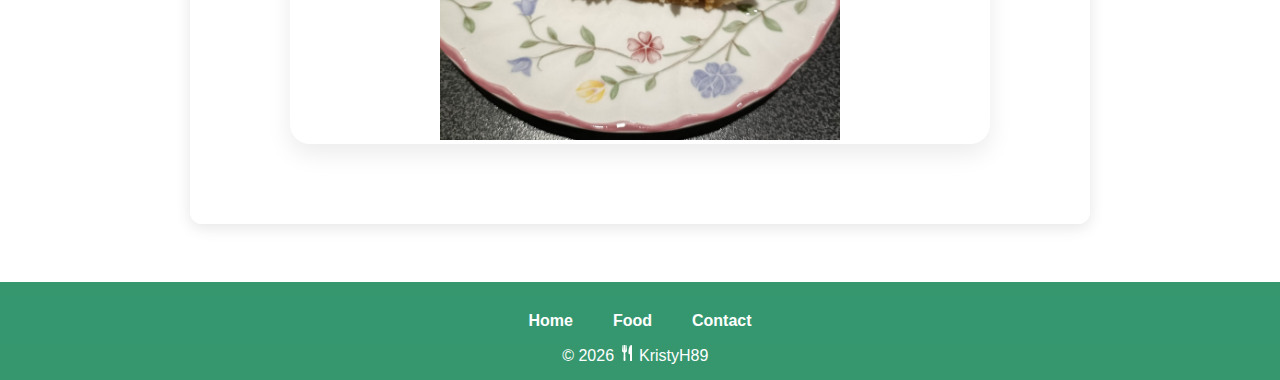
<file: recipe/tiramisu.html>
<!DOCTYPE html>
<html lang="en">
<head>
    <meta charset="UTF-8">
    <meta name="viewport" content="width=device-width, initial-scale=1.0">
    <title>Cooking Adventures with Kristy</title>
    <link rel="stylesheet" href="../styles.css">
    <link rel="icon" type="image/png" href="images/fork-knife.png">
</head>

<body class="home-page"></body>
   <header>
        <nav>
            <ul class="nav-links">
                <li><a href="../index.html">Home</a></li>
                <li><a href="../food.html">Food</a></li>
                <li><a href="../contact.html">Contact</a></li>
            </ul>
        </nav>
    </header>

<main>
<div class="recipe">
<pre><code>
ALGORITHM Tiramisu

INPUT
- 1 container mascarpone
- 1 container heavy cream
- ±120 g sugar
- 1–2 tsp almond extract
- 1 package ladyfingers
- 1–2 cups brewed coffee
- Cocoa powder (for dusting)

PROCESS

1. Brew coffee.
2. Transfer coffee to dipping bowl.
3. Add almond extract to coffee.

4. Whip mascarpone + heavy cream + sugar
   UNTIL stiff and creamy.

5. Select deep serving dish.

6. Layer mascarpone mixture (base layer).

7. FOR each layer of ladyfingers:
      Dip ladyfingers in coffee mixture (2–3 seconds).
      Place over mascarpone layer.
      Add new layer of mascarpone mixture.
   END FOR

8. Finish with mascarpone layer on top.

9. Cover dish.
10. Refrigerate ≥ 4 hours.

11. Before serving:
      Dust with cocoa powder.

OPTIONAL MODULES

- Replace almond extract WITH amaretto.
- Reduce sugar to taste.
- Add strawberry jam layer between cookies.
- Top with fresh strawberries.


OUTPUT
- Chilled, layered tiramisu ready to serve.
</code></pre>
</div>
<div class="recipe-end-image">
  <img src="../images/tiramisu.jpeg" alt="No bake Midsommar tårta">
</div>
      </main>
<br> 
    <footer>
  <nav class="footer-nav">
    <ul class="nav-links">
        <li><a href="../index.html">Home</a></li>
        <li><a href="../food.html">Food</a></li>
        <li><a href="../contact.html">Contact</a></li>
    </ul>
  </nav>



  <p>
    &copy; 2026 <svg xmlns="http://www.w3.org/2000/svg" width="16" height="16" fill="currentColor" class="bi bi-fork-knife" viewBox="0 0 16 16">
  <path d="M13 .5c0-.276-.226-.506-.498-.465-1.703.257-2.94 2.012-3 8.462a.5.5 0 0 0 .498.5c.56.01 1 .13 1 1.003v5.5a.5.5 0 0 0 .5.5h1a.5.5 0 0 0 .5-.5zM4.25 0a.25.25 0 0 1 .25.25v5.122a.128.128 0 0 0 .256.006l.233-5.14A.25.25 0 0 1 5.24 0h.522a.25.25 0 0 1 .25.238l.233 5.14a.128.128 0 0 0 .256-.006V.25A.25.25 0 0 1 6.75 0h.29a.5.5 0 0 1 .498.458l.423 5.07a1.69 1.69 0 0 1-1.059 1.711l-.053.022a.92.92 0 0 0-.58.884L6.47 15a.971.971 0 1 1-1.942 0l.202-6.855a.92.92 0 0 0-.58-.884l-.053-.022a1.69 1.69 0 0 1-1.059-1.712L3.462.458A.5.5 0 0 1 3.96 0z"/>
</svg> KristyH89
    <button class="footer-btn">
      
    </button>
  </p>
</footer>

 

</body>
</html>
</file>
<file: styles.css>
/* =====================================================
   1. RESET & GLOBAL SETTINGS
===================================================== */

* {
  margin: 0;
  padding: 0;
  box-sizing: border-box;
}

html, body {
  height: 100%;
  font-family: Arial, sans-serif;
}

/* Global heading spacing */
h1, h2, h3, h4, h5, h6 {
  margin-top: 1.5em;
  margin-bottom: 0.5em;
  line-height: 1.2;
}


/* =====================================================
   2. PAGE BACKGROUNDS
===================================================== */

body.home-page,
body.food-page {
  background-image: url("images/background-index3.png");
  background-size: cover;
  background-position: bottom;
  background-repeat: no-repeat;
  background-attachment: fixed;
}

body.contact-page {
  background-image: url("images/background-contact2.jpeg");
  background-size: cover;
  background-position: bottom;
  background-repeat: no-repeat;
  background-attachment: fixed;
}


/* =====================================================
   3. HOME PAGE SPECIAL STYLING
===================================================== */

body.home-page main {
  background-color: rgba(255, 255, 255, 0.9);
  max-width: 900px;
  margin: 40px auto;
  padding: 40px;
  border-radius: 12px;
  box-shadow: 0 4px 15px rgba(0, 0, 0, 0.1);
}

body.home-page h1 {
  color: rgb(54, 151, 111);
}


/* =====================================================
   4. HEADER & NAVIGATION
===================================================== */

header {
  position: relative;
  width: 100%;
  min-height: 300px;
  height: 45vh;
  max-height: 600px;
  background-image: url("images/website-header2.png");
  background-size: contain;
  background-position: center center;
  background-repeat: no-repeat;
  display: flex;
  align-items: flex-end;
  z-index: 1;
}

nav {
  width: 100%;
  background-color: rgba(54, 151, 111, 0.6);
  padding: 15px 0;
  position: relative;
  z-index: 1;
}

.nav-links {
  list-style: none;
  display: flex;
  justify-content: center;
  gap: 40px;
}

.nav-links a {
  text-decoration: none;
  color: white;
  font-weight: bold;
}

.nav-links a:hover {
  color: rgb(54, 151, 111);
}


/* =====================================================
   5. GENERAL CONTENT STYLING
===================================================== */

.content {
  position: relative;
  z-index: 1;
  padding: 40px;
  color: white;
  max-width: 800px;
  margin: 0 auto;
}

main p {
  margin-bottom: 15px;
}

.intro,
.goals {
  text-align: center;
  padding: 40px 20px;
}

.home-image {
  display: block;
  margin: 20px auto;
  width: 60%;
  border-radius: 10px;
}


/* =====================================================
   6. TABLE STYLING (HOME PAGE)
===================================================== */

.goals-table {
  margin: 0 auto;
  border-collapse: collapse;
  width: 80%;
}

.goals-table th,
.goals-table td {
  border: 1px solid #598f71;
  padding: 12px;
}

.goals-table th {
  background-color: rgb(54, 151, 111);
  color: white;
}

.goals-table tbody tr:nth-child(odd) {
  background-color: #bce2d9;
}

.goals-table tbody tr:nth-child(even) {
  background-color: #f2f2f2;
}


/* =====================================================
   7. ICE CREAM STEP SECTION
===================================================== */

.ice-cream-steps {
  display: flex;
  flex-direction: column;
  align-items: center;
  text-align: center;
}

.ice-steps {
  display: flex;
  justify-content: center;
  gap: 20px;
  margin-top: 30px;
}

.ice-steps img {
  width: 250px;
  height: auto;
  border-radius: 10px;
}


/* =====================================================
   8. FOOD PAGE – RECIPE CARDS
===================================================== */

#recipes {
  text-align: center;
  padding: 40px 20px;
}

.recipe-container {
  display: flex;
  flex-wrap: wrap;
  justify-content: center;
  gap: 30px;
}

.recipe-card {
  display: flex;
  flex-direction: column;
  background-color: rgba(255, 255, 255, 0.95);
  border-radius: 10px;
  padding: 20px;
  width: 250px;
  box-shadow: 0 4px 10px rgb(54, 151, 111);
  text-align: center;
}

.recipe-card h3 {
  margin-bottom: 15px;
  color: rgb(54, 151, 111);
  min-height: 2.5em;
}

.recipe-card img.recipe-img {
  width: 100%;
  height: auto;
  border-radius: 10px;
  margin-bottom: 15px;
}

.recipe-card p {
  font-size: 0.95rem;
  line-height: 1.5;
}

.recipe-link {
  display: block;
  text-decoration: none;
  color: inherit;
  transition: transform 0.2s ease;
}

.recipe-link:hover {
  transform: scale(1.02);
}

/* Corrected recipe page headings */
.recipe h2 {
  margin-top: 40px;
  margin-bottom: 15px;
}

.recipe h3 {
  margin-top: 25px;
  margin-bottom: 10px;
}

.recipe ul,
.recipe ol {
  margin-bottom: 30px;
}

.recipe p {
  margin-bottom: 20px;
}


/* =====================================================
   9. CONTACT PAGE – FORM STYLING
===================================================== */

.contact-form {
  background-color: rgba(248, 240, 248, 0.9);
  padding: 25px;
  border-radius: 10px;
  margin-top: 20px;
  box-shadow: 0 2px 8px rgba(0,0,0,0.2);
  color: black;
}

.contact-form h3 {
  text-align: center;
  margin-bottom: 10px;
  color: rgb(54, 151, 111);
}

.contact-form p {
  text-align: center;
  font-size: 0.95rem;
  margin-bottom: 20px;
}

.contact-form hr {
  border: none;
  border-top: 1px solid rgb(54, 151, 111);
  margin-bottom: 20px;
}

.contact-form label {
  display: block;
  margin-bottom: 5px;
  font-weight: bold;
}

.contact-form input,
.contact-form textarea {
  width: 100%;
  padding: 10px;
  margin-bottom: 15px;
  border-radius: 5px;
  border: 1px solid #ccc;
}

.contact-form .submit-btn {
  display: inline-flex;
  align-items: center;
  justify-content: center;
  gap: 8px;
  background-color: rgb(54, 151, 111);
  color: white;
  padding: 10px 15px;
  border: none;
  border-radius: 5px;
  font-size: 1rem;
  cursor: pointer;
}

.contact-form .submit-btn:hover {
  background-color: rgb(51, 97, 79);
}

/*==================================================
   10. Recipe page
=====================================================*/

.recipe {
  max-width: 900px;       /* max breedte op desktop */
  margin: 0 auto;
  padding: 20px;
  background-color: rgba(54, 151, 111, 0.274); 
  border-radius: 10px;
  box-shadow: 0 4px 10px rgba(0,0,0,0.1);
  overflow-wrap: break-word;  /* voorkomt dat tekst buiten gaat */
  word-wrap: break-word;
  box-sizing: border-box;
}

.recipe pre,
.recipe code {
  display: block;
  white-space: pre-wrap;  /* wrap lange regels op mobiel */
  word-break: break-word;
  background-color: #f0f0f0;
  padding: 10px;
  border-radius: 5px;
  overflow-x: auto;
}

.recipe-end-image {
  max-width: 700px;        /* maximale breedte */
  margin: 40px auto;       /* ruimte boven/onder + centreren */
  border-radius: 20px;     /* zachte hoeken */
  overflow: hidden;        /* zorgt dat afbeelding binnen box blijft */
  box-shadow: 0 10px 25px rgba(0, 0, 0, 0.08); /* zachte schaduw */
}

.recipe-end-image img {
  width: 100%;
  height: 400px;
  object-fit: contain;
}


/* =====================================================
   11. FOOTER
===================================================== */

footer {
  position: relative;
  z-index: 1;
  background-color: rgb(54, 151, 111);
  color: white;
  text-align: center;
  padding: 15px 0;
}

footer .nav-links a:hover {
  color: #bce2d9;
}

.footer-copy {
  margin-top: 10px;
  font-size: 0.95rem;
}

.footer-btn {
  display: inline-flex;
  align-items: center;
  justify-content: center;
  gap: 3px;
  background-color: transparent;
  color: white;
  border: none;
  cursor: pointer;
  padding: 0;
  margin-left: 5px;
}

.footer-btn:hover {
  color: #bce2d9;
}


/* =====================================================
   12. RESPONSIVE DESIGN (MOBILE)
===================================================== */

@media (max-width: 768px) {

  .ice-steps {
    flex-direction: column;
    align-items: center;
  }

  .ice-steps img {
    width: 90%;
    max-width: 350px;
  }

  body.home-page,
  body.food-page,
  body.contact-page {
    background-attachment: scroll;
  }

}

@media (max-width: 768px) {
  .recipe {
    padding: 15px;
    margin: 10px;
  }

  .recipe img {
    max-width: 100%;
  }
}
</file>
